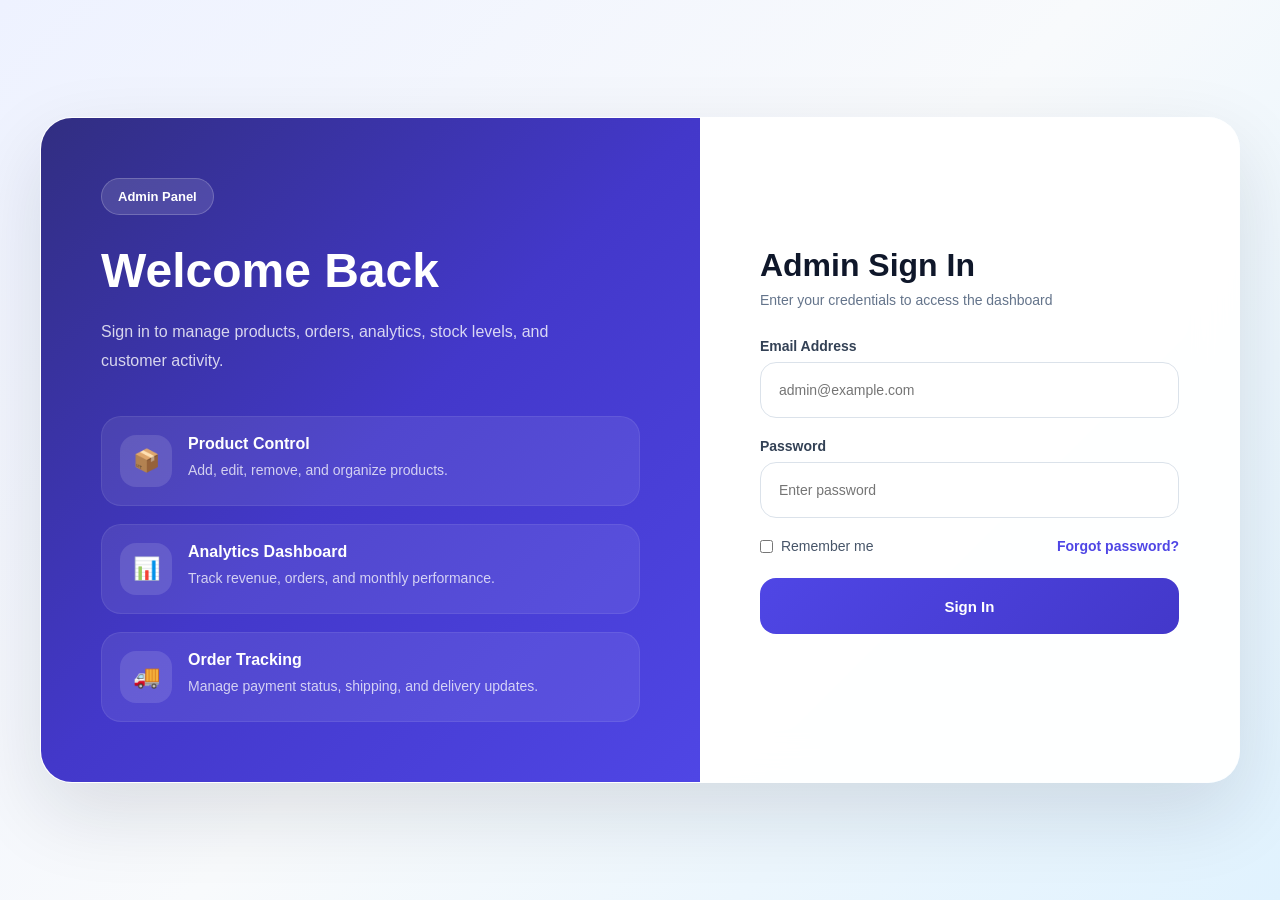
<file: index.html>
<!DOCTYPE html>
<html lang="en">
<head>
  <meta charset="UTF-8">
  <meta name="viewport" content="width=device-width, initial-scale=1.0">
  <title>My Orders</title>

  <link rel="stylesheet" href="style.css">
</head>
<body>

<section class="admin-login-page">

  <div class="admin-login-wrapper">

    <div class="admin-login-left">
      <div class="login-brand-badge">Admin Panel</div>

      <h1 class="login-title">
        Welcome Back
      </h1>

      <p class="login-subtitle">
        Sign in to manage products, orders, analytics, stock levels, and customer activity.
      </p>

      <div class="login-feature-list">
        <div class="login-feature-item">
          <div class="feature-icon">📦</div>
          <div>
            <h4>Product Control</h4>
            <p>Add, edit, remove, and organize products.</p>
          </div>
        </div>

        <div class="login-feature-item">
          <div class="feature-icon">📊</div>
          <div>
            <h4>Analytics Dashboard</h4>
            <p>Track revenue, orders, and monthly performance.</p>
          </div>
        </div>

        <div class="login-feature-item">
          <div class="feature-icon">🚚</div>
          <div>
            <h4>Order Tracking</h4>
            <p>Manage payment status, shipping, and delivery updates.</p>
          </div>
        </div>
      </div>
    </div>

    <div class="admin-login-right">
      <form class="admin-login-form" id="adminLoginForm">

        <div class="login-form-header">
          <h2>Admin Sign In</h2>
          <p>Enter your credentials to access the dashboard</p>
        </div>

        <div class="input-group">
          <label>Email Address</label>
          <input type="email" id="adminEmail" placeholder="admin@example.com" required>
        </div>

        <div class="input-group">
          <label>Password</label>
          <input type="password" id="adminPassword" placeholder="Enter password" required>
        </div>

        <div class="login-options">
          <label class="remember-box">
            <input type="checkbox">
            <span>Remember me</span>
          </label>

          <a href="#" class="forgot-link">Forgot password?</a>
        </div>

        <button type="submit" class="login-btn">
          Sign In
        </button>

        <div class="login-message" id="loginMessage"></div>

      </form>
    </div>

  </div>

</section>
  <script src="login.js"></script>
</body>
</html>
</file>
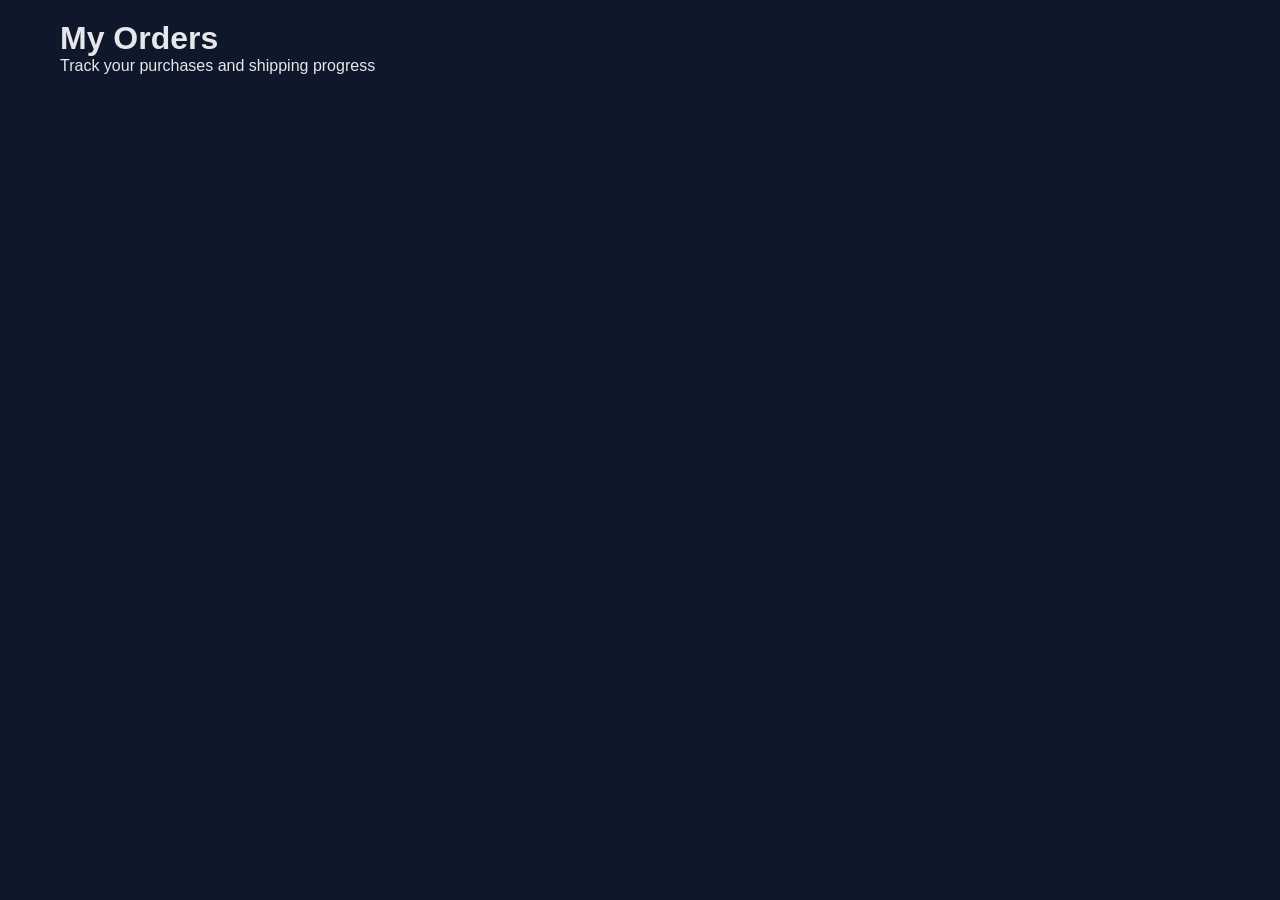
<file: orders.html>
<!DOCTYPE html>
<html lang="en">
<head>
  <meta charset="UTF-8">
  <meta name="viewport" content="width=device-width, initial-scale=1.0">
  <title>My Orders</title>

  <link rel="stylesheet" href="style.css">
</head>
<body>

<div class="container">

  <div class="page-header">
    <div>
      <h1>My Orders</h1>
      <p class="page-subtitle">Track your purchases and shipping progress</p>
    </div>
  </div>

  <div id="ordersList" class="orders-grid"></div>

</div>

<script src="orders.js"></script>

  <script src="orders.js"></script>
</body>
</html>
</file>
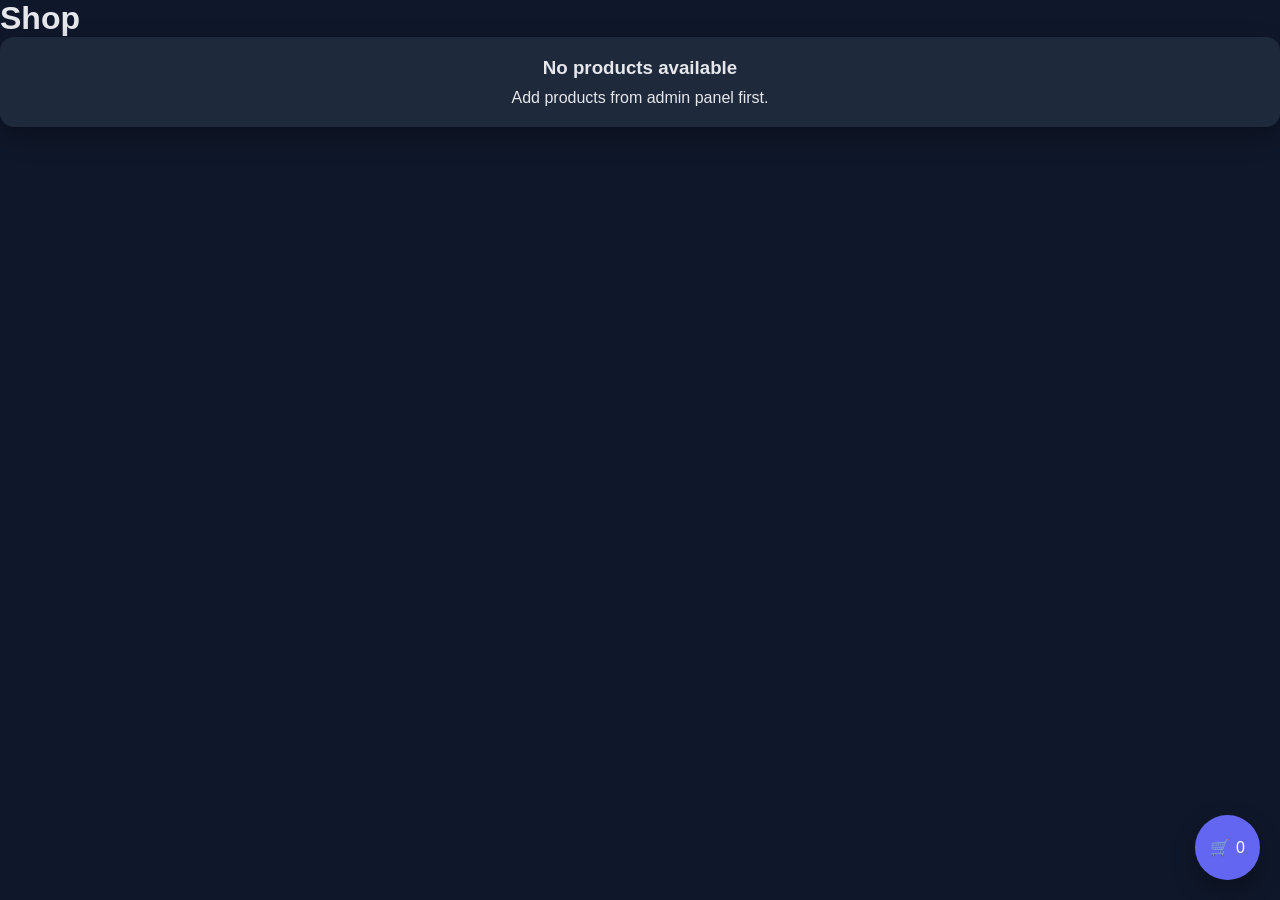
<file: shop.html>
<!DOCTYPE html>
<html>
<head>
  <title>Shop</title>
  <link rel="stylesheet" href="style.css">
</head>
<body>

<h1>Shop</h1>

<div id="shop" class="grid grid-3"></div>

<div class="cartBox" onclick="openCart()">
  <span>🛒</span>
  <span id="cartCount">0</span>
</div>

<div id="cartModal" class="modal">
  <div class="modal-content">
    
    <div class="modal-header">
      <h2>Your Cart</h2>
      <button class="close-btn" onclick="closeCart()">×</button>
    </div>

    <div id="cartItems"></div>

    <div class="cart-footer">
      <h3>Total: $<span id="total">0</span></h3>
      <button class="btn btn-primary w-full" onclick="checkout()">
        Checkout
      </button>
    </div>

  </div>
</div>

<script src="shop.js"></script>
</body>
</html>
</file>
<file: style.css>
/* ===== ROOT DESIGN TOKENS ===== */
:root {
  --primary: #6366f1;
  --primary-dark: #4f46e5;
  --secondary: #0ea5e9;
  --success: #22c55e;
  --danger: #ef4444;
  --warning: #f59e0b;

  --bg: #0f172a;
  --surface: #1e293b;
  --card: #111827;

  --text: #e5e7eb;
  --text-muted: #9ca3af;

  --radius: 14px;
  --shadow: 0 10px 25px rgba(0,0,0,0.3);

  --transition: 0.25s ease;
}

/* shop */
.product-image-wrap {
  position: relative;
  height: 220px;
  overflow: hidden;
  border-radius: 12px;
}

.product-image-wrap img {
  width: 100%;
  height: 100%;
  object-fit: cover;
}

.badge {
  position: absolute;
  top: 12px;
  right: 12px;
  padding: 6px 10px;
  border-radius: 30px;
  font-size: 12px;
  font-weight: 600;
}

.badge-success {
  background: var(--success);
  color: white;
}

.badge-danger {
  background: var(--danger);
  color: white;
}

.product-content {
  margin-top: 15px;
}

.stock-text {
  color: var(--text-muted);
  margin: 8px 0 14px;
}

.w-full {
  width: 100%;
}

.cartBox {
  position: fixed;
  bottom: 25px;
  right: 25px;
  width: 65px;
  height: 65px;
  background: var(--primary);
  color: white;
  border-radius: 50%;
  display: flex;
  justify-content: center;
  align-items: center;
  gap: 6px;
  cursor: pointer;
  box-shadow: var(--shadow);
  z-index: 1000;
}

.modal {
  display: none;
  position: fixed;
  inset: 0;
  background: rgba(0,0,0,0.7);
  justify-content: center;
  align-items: center;
  padding: 20px;
  z-index: 2000;
}

.modal-content {
  width: 100%;
  max-width: 600px;
  max-height: 85vh;
  overflow-y: auto;
  background: var(--card);
  border-radius: 18px;
  padding: 25px;
}

.modal-header {
  display: flex;
  justify-content: space-between;
  align-items: center;
  margin-bottom: 25px;
}

.close-btn {
  background: transparent;
  border: none;
  color: white;
  font-size: 28px;
  cursor: pointer;
}

.cart-item {
  display: flex;
  gap: 15px;
  align-items: center;
  background: var(--surface);
  padding: 12px;
  border-radius: 12px;
  margin-bottom: 15px;
}

.cart-item-image {
  width: 80px;
  height: 80px;
  object-fit: cover;
  border-radius: 10px;
}

.cart-item-info {
  flex: 1;
}

.qty-controls {
  display: flex;
  align-items: center;
  gap: 10px;
  margin-top: 10px;
}

.qty-btn {
  width: 30px;
  height: 30px;
  border: none;
  border-radius: 8px;
  background: var(--primary);
  color: white;
  cursor: pointer;
}

.cart-item-total {
  font-weight: bold;
  font-size: 18px;
}

.cart-footer {
  margin-top: 25px;
  border-top: 1px solid #334155;
  padding-top: 20px;
}

.empty-cart {
  text-align: center;
  padding: 40px 0;
  color: var(--text-muted);
}


/*admin-login*/
.admin-login-page {
  min-height: 100vh;
  background: linear-gradient(135deg, #eef2ff, #f8fafc, #e0f2fe);
  display: flex;
  align-items: center;
  justify-content: center;
  padding: 30px;
}

.admin-login-wrapper {
  width: 100%;
  max-width: 1200px;
  background: rgba(255,255,255,0.85);
  backdrop-filter: blur(20px);
  border: 1px solid rgba(255,255,255,0.4);
  border-radius: 32px;
  overflow: hidden;
  display: grid;
  grid-template-columns: 1.1fr 0.9fr;
  box-shadow: 0 30px 80px rgba(15, 23, 42, 0.12);
}

.admin-login-left {
  padding: 60px;
  background: linear-gradient(135deg, #312e81, #4338ca, #4f46e5);
  color: white;
  position: relative;
}

.login-brand-badge {
  display: inline-block;
  background: rgba(255,255,255,0.12);
  border: 1px solid rgba(255,255,255,0.2);
  padding: 10px 16px;
  border-radius: 999px;
  font-size: 13px;
  font-weight: 600;
  margin-bottom: 30px;
}

.login-title {
  font-size: 48px;
  line-height: 1.1;
  margin-bottom: 20px;
  font-weight: 700;
}

.login-subtitle {
  font-size: 16px;
  line-height: 1.8;
  color: rgba(255,255,255,0.8);
  max-width: 500px;
  margin-bottom: 40px;
}

.login-feature-list {
  display: flex;
  flex-direction: column;
  gap: 18px;
}

.login-feature-item {
  display: flex;
  gap: 16px;
  align-items: flex-start;
  background: rgba(255,255,255,0.08);
  border: 1px solid rgba(255,255,255,0.08);
  padding: 18px;
  border-radius: 20px;
}

.feature-icon {
  width: 52px;
  height: 52px;
  min-width: 52px;
  border-radius: 16px;
  background: rgba(255,255,255,0.12);
  display: flex;
  align-items: center;
  justify-content: center;
  font-size: 22px;
}

.login-feature-item h4 {
  font-size: 16px;
  margin-bottom: 6px;
}

.login-feature-item p {
  font-size: 14px;
  color: rgba(255,255,255,0.75);
  line-height: 1.6;
}

.admin-login-right {
  padding: 60px;
  display: flex;
  align-items: center;
  justify-content: center;
  background: rgba(255,255,255,0.65);
}

.admin-login-form {
  width: 100%;
  max-width: 420px;
}

.login-form-header {
  margin-bottom: 30px;
}

.login-form-header h2 {
  font-size: 32px;
  color: #0f172a;
  margin-bottom: 8px;
}

.login-form-header p {
  font-size: 14px;
  color: #64748b;
}

.input-group {
  margin-bottom: 20px;
}

.input-group label {
  display: block;
  font-size: 14px;
  font-weight: 600;
  color: #334155;
  margin-bottom: 8px;
}

.input-group input {
  width: 100%;
  height: 56px;
  border: 1px solid #dbe2ea;
  border-radius: 16px;
  padding: 0 18px;
  font-size: 14px;
  background: white;
  outline: none;
  transition: 0.2s ease;
}

.input-group input:focus {
  border-color: #4f46e5;
  box-shadow: 0 0 0 4px rgba(79, 70, 229, 0.12);
}

.login-options {
  display: flex;
  justify-content: space-between;
  align-items: center;
  margin-bottom: 24px;
  flex-wrap: wrap;
  gap: 12px;
}

.remember-box {
  display: flex;
  align-items: center;
  gap: 8px;
  color: #475569;
  font-size: 14px;
}

.forgot-link {
  font-size: 14px;
  color: #4f46e5;
  text-decoration: none;
  font-weight: 600;
}

.login-btn {
  width: 100%;
  height: 56px;
  border: none;
  border-radius: 16px;
  background: linear-gradient(135deg, #4f46e5, #4338ca);
  color: white;
  font-size: 15px;
  font-weight: 600;
  cursor: pointer;
  transition: 0.2s ease;
}

.login-btn:hover {
  transform: translateY(-2px);
  box-shadow: 0 15px 30px rgba(79, 70, 229, 0.25);
}

.login-message {
  margin-top: 18px;
  font-size: 14px;
  text-align: center;
  color: #dc2626;
}

@media (max-width: 992px) {
  .admin-login-wrapper {
    grid-template-columns: 1fr;
  }

  .admin-login-left,
  .admin-login-right {
    padding: 40px 30px;
  }
}

@media (max-width: 768px) {
  .admin-login-page {
    padding: 15px;
  }

  .login-title {
    font-size: 36px;
  }

  .login-form-header h2 {
    font-size: 28px;
  }

  .admin-login-left,
  .admin-login-right {
    padding: 30px 20px;
  }
}


/* admin-dashboard*/
.admin-dashboard-page {
  min-height: 100vh;
  background: #f4f7fb;
  padding: 40px;
}

.dashboard-header {
  margin-bottom: 30px;
}

.dashboard-title {
  font-size: 36px;
  font-weight: 700;
  color: #0f172a;
  margin-bottom: 8px;
}

.dashboard-subtitle {
  color: #64748b;
  font-size: 15px;
}

.dashboard-stats-grid {
  display: grid;
  grid-template-columns: repeat(auto-fit, minmax(220px, 1fr));
  gap: 20px;
  margin-bottom: 30px;
}

.dashboard-stat-card {
  background: white;
  border-radius: 24px;
  padding: 24px;
  border: 1px solid #e2e8f0;
  box-shadow: 0 12px 30px rgba(15, 23, 42, 0.05);
}

.dashboard-stat-card span {
  font-size: 14px;
  color: #64748b;
}

.dashboard-stat-card h2 {
  font-size: 30px;
  color: #0f172a;
  margin-top: 12px;
}

.dashboard-main-grid {
  display: grid;
  grid-template-columns: 2fr 1fr;
  gap: 24px;
  margin-bottom: 30px;
}

.dashboard-chart-card,
.dashboard-side-card,
.dashboard-card {
  background: white;
  border-radius: 24px;
  padding: 24px;
  border: 1px solid #e2e8f0;
  box-shadow: 0 12px 30px rgba(15, 23, 42, 0.05);
}

.card-header {
  margin-bottom: 20px;
}

.card-header h3,
.dashboard-side-card h3,
.dashboard-card h3 {
  font-size: 20px;
  color: #0f172a;
  margin-bottom: 6px;
}

.card-header p {
  color: #64748b;
  font-size: 14px;
}

#revenueChart {
  width: 100%;
  max-height: 350px;
}

.recent-orders-list,
.low-stock-list {
  display: flex;
  flex-direction: column;
  gap: 14px;
  margin-top: 18px;
}

.recent-order-item,
.low-stock-item {
  display: flex;
  justify-content: space-between;
  align-items: center;
  background: #f8fafc;
  border-radius: 16px;
  padding: 14px 16px;
  border: 1px solid #e2e8f0;
}

.recent-order-info h4,
.low-stock-info h4 {
  font-size: 14px;
  color: #0f172a;
  margin-bottom: 4px;
}

.recent-order-info p,
.low-stock-info p {
  font-size: 13px;
  color: #64748b;
}

.recent-order-total,
.low-stock-qty {
  font-size: 14px;
  font-weight: 600;
  color: #0f172a;
}

.dashboard-bottom-grid {
  display: grid;
  grid-template-columns: 1fr 1fr;
  gap: 24px;
}

.status-list {
  display: flex;
  flex-direction: column;
  gap: 16px;
  margin-top: 18px;
}

.status-row {
  display: flex;
  justify-content: space-between;
  align-items: center;
  background: #f8fafc;
  border: 1px solid #e2e8f0;
  border-radius: 14px;
  padding: 14px 16px;
}

.status-row span {
  color: #64748b;
}

.status-row strong {
  color: #0f172a;
}

@media (max-width: 992px) {
  .dashboard-main-grid,
  .dashboard-bottom-grid {
    grid-template-columns: 1fr;
  }
}

@media (max-width: 768px) {
  .admin-dashboard-page {
    padding: 20px;
  }

  .dashboard-title {
    font-size: 28px;
  }

  .dashboard-stat-card {
    padding: 18px;
  }

  .dashboard-chart-card,
  .dashboard-side-card,
  .dashboard-card {
    padding: 18px;
  }
}

/*uloadbox*/

.upload-box {
  width: 100%;
  padding: 18px;
  border: 2px dashed #475569;
  border-radius: 12px;
  background: #020617;
  color: #cbd5e1;
  text-align: center;
  cursor: pointer;
  display: block;
  transition: 0.25s ease;
  margin-top: 10px;
}

.upload-box:hover {
  border-color: var(--primary);
  background: #0f172a;
}

.image-preview {
  width: 100%;
  height: 220px;
  margin-top: 15px;
  border-radius: 12px;
  overflow: hidden;
  background: #111827;
  border: 1px solid #334155;
  display: flex;
  justify-content: center;
  align-items: center;
}

.image-preview img {
  width: 100%;
  height: 100%;
  object-fit: cover;
  display: none;
}

/* ===== RESET ===== */
* {
  margin: 0;
  padding: 0;
  box-sizing: border-box;
}

body {
  background: var(--bg);
  color: var(--text);
  font-family: "Inter", sans-serif;
}

.container {
  max-width: 1200px;
  margin: auto;
  padding: 20px;
}

.grid {
  display: grid;
  gap: 20px;
}

.grid-3 {
  grid-template-columns: repeat(auto-fit, minmax(250px, 1fr));
}

.flex {
  display: flex;
  gap: 10px;
}

.center {
  display: flex;
  justify-content: center;
  align-items: center;
}

.card {
  background: var(--surface);
  border-radius: var(--radius);
  padding: 20px;
  box-shadow: var(--shadow);
  transition: var(--transition);
}

.card:hover {
  transform: translateY(-5px);
}

.btn {
  padding: 10px 16px;
  border-radius: 10px;
  border: none;
  cursor: pointer;
  font-weight: 600;
  transition: var(--transition);
}

.btn-primary {
  background: var(--primary);
  color: white;
}

.btn-primary:hover {
  background: var(--primary-dark);
}

.btn-danger {
  background: var(--danger);
  color: white;
}

.btn-success {
  background: var(--success);
  color: white;
}

.btn-outline {
  background: transparent;
  border: 1px solid var(--text-muted);
  color: var(--text);
}

.input {
  width: 100%;
  padding: 12px;
  border-radius: 10px;
  border: 1px solid #334155;
  background: #020617;
  color: white;
  margin: 10px 0;
}

.input:focus {
  outline: none;
  border-color: var(--primary);
}

.product-card img {
  width: 100%;
  border-radius: 10px;
}

.product-card h3 {
  margin: 10px 0;
}

.price {
  color: var(--success);
  font-weight: bold;
}

.cartBox {
  position: fixed;
  bottom: 20px;
  right: 20px;
  background: var(--primary);
  padding: 15px;
  border-radius: 50px;
  box-shadow: var(--shadow);
}

.modal {
  display: none;
  position: fixed;
  inset: 0;
  background: rgba(0,0,0,0.7);
}

.modal-content {
  background: var(--card);
  padding: 20px;
  width: 350px;
  margin: 80px auto;
  border-radius: var(--radius);
}

.metrics {
  display: grid;
  grid-template-columns: repeat(auto-fit, minmax(200px,1fr));
  gap: 20px;
}

.metric-card {
  background: linear-gradient(135deg, #1e293b, #020617);
  padding: 20px;
  border-radius: var(--radius);
}

.metric-card h2 {
  font-size: 28px;
}

.metric-card p {
  color: var(--text-muted);
}

.table {
  width: 100%;
  border-collapse: collapse;
}

.table tr {
  background: var(--surface);
}

.table td {
  padding: 12px;
  border-bottom: 1px solid #334155;
}

.status {
  padding: 5px 10px;
  border-radius: 8px;
  font-size: 12px;
}

.status-pending {
  background: var(--warning);
}

.status-paid {
  background: var(--success);
}

.status-shipped {
  background: var(--secondary);
}

.mt-1 { margin-top: 10px; }
.mt-2 { margin-top: 20px; }

.text-center { text-align: center; }

.hidden { display: none; }


/* admin */
.order-stats {
  display: flex;
  gap: 12px;
}

.mini-stat {
  background: var(--surface);
  border: 1px solid #334155;
  border-radius: 12px;
  padding: 12px 18px;
  min-width: 100px;
  text-align: center;
}

.mini-stat span {
  display: block;
  font-size: 22px;
  font-weight: 700;
  margin-bottom: 4px;
}

.mini-stat small {
  color: var(--text-muted);
  font-size: 12px;
}


/* adminorder*/
.order-card {
  background: var(--surface);
  border-radius: var(--radius);
  padding: 20px;
  box-shadow: var(--shadow);
  border: 1px solid #334155;
}

.order-header {
  display: flex;
  justify-content: space-between;
  align-items: center;
  gap: 15px;
  flex-wrap: wrap;
}

.order-id {
  font-size: 18px;
  font-weight: 700;
}

.order-date,
.order-total {
  color: var(--text-muted);
  margin-top: 8px;
}

.order-items {
  margin-top: 15px;
  padding: 15px;
  background: #020617;
  border-radius: 10px;
  border: 1px solid #334155;
}

.order-item {
  display: flex;
  justify-content: space-between;
  padding: 8px 0;
  border-bottom: 1px solid #1e293b;
}

.order-item:last-child {
  border-bottom: none;
}

.status-select {
  padding: 10px;
  border-radius: 10px;
  border: 1px solid #334155;
  background: #020617;
  color: white;
  cursor: pointer;
  min-width: 140px;
}

.order-footer {
  display: flex;
  justify-content: space-between;
  align-items: center;
  margin-top: 20px;
  gap: 10px;
  flex-wrap: wrap;
}

.empty-orders {
  text-align: center;
  color: var(--text-muted);
  padding: 40px;
  background: var(--surface);
  border-radius: var(--radius);
}

/* orders */

.order-card {
  background: var(--surface);
  border-radius: var(--radius);
  padding: 20px;
  margin-bottom: 20px;
  box-shadow: var(--shadow);
}

.order-header {
  display: flex;
  justify-content: space-between;
  align-items: center;
  margin-bottom: 15px;
}

.order-header h3 {
  margin-bottom: 5px;
}

.order-date {
  color: var(--text-muted);
  font-size: 14px;
}

.order-summary {
  display: flex;
  justify-content: space-between;
  margin-bottom: 20px;
  padding: 12px;
  border-radius: 10px;
  background: rgba(255,255,255,0.03);
}

.order-items {
  display: flex;
  flex-direction: column;
  gap: 15px;
}

.order-item {
  display: flex;
  gap: 15px;
  align-items: center;
  background: #111827;
  padding: 12px;
  border-radius: 12px;
  border: 1px solid #334155;
}

.order-image {
  width: 90px;
  height: 90px;
  border-radius: 10px;
  overflow: hidden;
  background: #020617;
  flex-shrink: 0;
}

.order-image img {
  width: 100%;
  height: 100%;
  object-fit: cover;
}

.order-info h4 {
  margin-bottom: 8px;
}

.order-info p {
  color: var(--text-muted);
  margin-bottom: 4px;
}

.status {
  padding: 8px 14px;
  border-radius: 999px;
  font-size: 13px;
  font-weight: 600;
}

.status-pending {
  background: rgba(245, 158, 11, 0.15);
  color: #f59e0b;
}

.status-paid {
  background: rgba(34, 197, 94, 0.15);
  color: #22c55e;
}

.status-shipped {
  background: rgba(14, 165, 233, 0.15);
  color: #0ea5e9;
}
</file>
